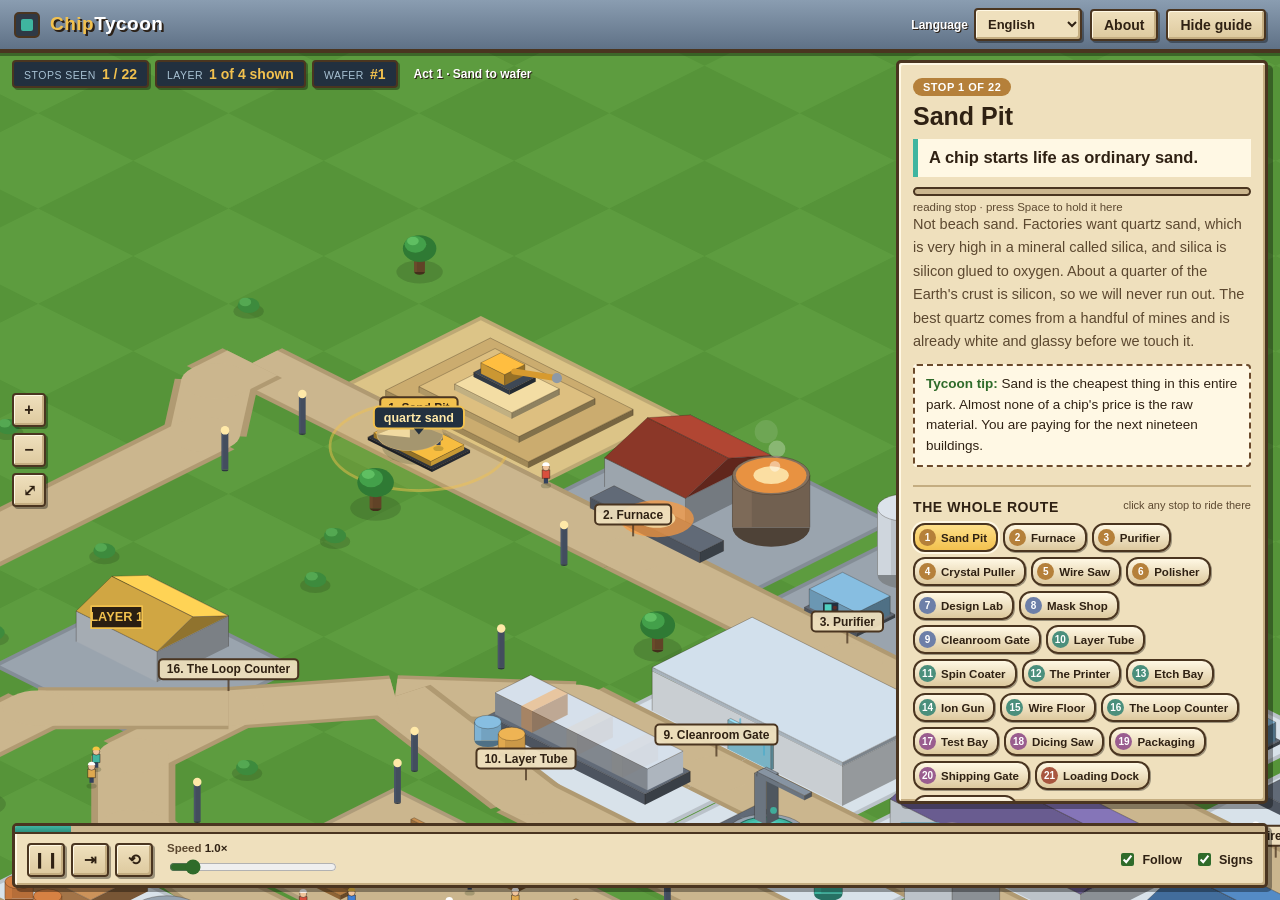
<file: index.html>
<!doctype html>
<html lang="en">
<head>
<meta charset="utf-8" />
<meta name="viewport" content="width=device-width, initial-scale=1, viewport-fit=cover" />
<title>ChipTycoon: How a Computer Chip Is Made</title>
<meta name="description" content="A guided isometric tour of a chip factory. A cart carries one wafer from a pile of sand to a finished chip, then a lorry delivers the chips to a data centre, stopping at all twenty two stages along the way." />
<link rel="stylesheet" href="css/styles.css" />
<link rel="icon" href="data:image/svg+xml,%3Csvg xmlns='http://www.w3.org/2000/svg' viewBox='0 0 32 32'%3E%3Crect width='32' height='32' rx='5' fill='%232f3945'/%3E%3Crect x='9' y='9' width='14' height='14' rx='2' fill='%233fb5a0'/%3E%3C/svg%3E" />
</head>
<body>

<canvas id="stage"></canvas>
<div id="tooltip" class="tooltip" hidden></div>

<header class="topbar">
  <div class="brand">
    <div class="logo" aria-hidden="true"></div>
    <div class="brand-text">
      <h1>Chip<span>Tycoon</span></h1>
    </div>
  </div>
  <div class="top-actions">
    <label class="language-picker" for="language-select">
      <span class="language-label" data-i18n="language.label">Language</span>
      <select id="language-select" data-i18n-aria-label="language.label" aria-label="Language">
        <option value="en">English</option>
        <option value="zh-CN">简体中文</option>
      </select>
    </label>
    <button id="btn-about" class="btn" data-i18n="actions.about">About</button>
    <button id="btn-panel" class="btn" aria-expanded="true" data-i18n="actions.hideGuide">Hide guide</button>
  </div>
</header>

<div class="hud" id="hud">
  <div class="hud-item"><span class="k" data-i18n="hud.stopsSeen">Stops seen</span><span class="v" id="ui-hudStop">0 / 22</span></div>
  <div class="hud-item"><span class="k" data-i18n="hud.layer">Layer</span><span class="v" id="ui-hudLayer">1 of 4</span></div>
  <div class="hud-item"><span class="k" data-i18n="hud.wafer">Wafer</span><span class="v" id="ui-hudBatch">#1</span></div>
  <div class="hud-note" id="ui-hudNote"></div>
</div>

<div class="zoomer">
  <button id="zoom-in" title="Zoom in" aria-label="Zoom in" data-i18n-title="zoom.in" data-i18n-aria-label="zoom.in">+</button>
  <button id="zoom-out" title="Zoom out" aria-label="Zoom out" data-i18n-title="zoom.out" data-i18n-aria-label="zoom.out">−</button>
  <button id="zoom-fit" title="Show the whole park (or double-click)" aria-label="Fit the whole park" data-i18n-title="zoom.fitTitle" data-i18n-aria-label="zoom.fitLabel">⤢</button>
</div>

<aside class="guide" id="guide">
  <!-- On a phone the guide is a bottom sheet: the head stays visible and
       everything below the handle collapses, so the park is never buried. -->
  <button class="sheet-handle" id="sheet-handle" aria-expanded="false" aria-controls="guide-more">
    <span class="grip" aria-hidden="true"></span>
    <span class="sheet-label" data-i18n="actions.readMore">Read more</span>
    <span class="sheet-caret" aria-hidden="true">▾</span>
  </button>

  <div class="stop-head">
    <div class="eyebrow">
      <span class="chip act1" id="ui-chip">Stop 1 of 22</span>
    </div>
    <h2 id="ui-name">Sand Pit</h2>
    <p class="lede" id="ui-short"></p>

    <div class="dwell" id="ui-dwell" hidden>
      <div class="track"><i id="ui-dwellBar"></i></div>
      <span id="ui-dwellHint"></span>
    </div>
  </div>

  <div class="guide-more" id="guide-more">
    <p class="body" id="ui-body"></p>
    <p class="tip" id="ui-tip"></p>

    <div class="pin-note" id="ui-pinNote" hidden>
      <span data-i18n="guide.pinned">Pinned to this stop.</span>
      <button id="btn-unpin" class="link" data-i18n="guide.followAgain">Follow the cart again</button>
    </div>

    <section class="sec">
      <h3><span data-i18n="guide.wholeRoute">The whole route</span> <span class="hint" data-i18n="guide.routeHint">click any stop to ride there</span></h3>
      <div class="stop-list" id="ui-stopList"></div>
    </section>

    <section class="sec">
      <h3 data-i18n="guide.watchingTitle">What you are watching</h3>
      <p class="fine" data-i18n="guide.watchingBody">The yellow cart carries one wafer, and the tag above it names whatever
        it is carrying right now. The cargo changes at every single stop: sand, rough silicon,
        white polysilicon, a silver crystal, a stack of slices, a mirror-flat disc, then a
        coloured layer that is coated, printed, etched, doped and wired. Each lap of the ring
        adds another plate to the stack, so you can watch the chip being built up one layer at
        a time before the saw cuts it into separate dies. At the loading dock the cart hands
        the boxed chips to a lorry, which drives them out to the data centre on the east side
        of the park. Another hall of racks lights up with every delivery, and then the lorry
        drives back to the gate and the next wafer starts.</p>
    </section>
  </div>
</aside>

<footer class="dock" id="dock">
  <div class="progress"><i id="ui-progressBar"></i></div>
  <div class="dock-row">
    <div class="group">
      <button id="btn-play" class="icon" title="Play or pause (Space)" aria-label="Play or pause (Space)" data-i18n-title="controls.play" data-i18n-aria-label="controls.play"><span id="ui-playGlyph">❙❙</span></button>
      <button id="btn-step" class="icon" title="Skip to the next stop (S)" aria-label="Skip to the next stop (S)" data-i18n-title="controls.step" data-i18n-aria-label="controls.step">⇥</button>
      <button id="btn-restart" class="icon" title="Restart the guided tour (R)" aria-label="Restart the guided tour (R)" data-i18n-title="controls.restart" data-i18n-aria-label="controls.restart">⟲</button>
    </div>

    <label class="field slider">
      <span><span data-i18n="controls.speed">Speed</span> <b id="v-speed">1.0×</b></span>
      <input id="speed" type="range" min="0.4" max="6" step="0.1" value="1" />
    </label>

    <div class="group toggles">
      <label class="toggle"><input id="follow" type="checkbox" checked /><span data-i18n="controls.follow">Follow</span></label>
      <label class="toggle"><input id="labels" type="checkbox" checked /><span data-i18n="controls.signs">Signs</span></label>
    </div>
  </div>
</footer>

<div class="modal" id="about" hidden>
  <div class="modal-card">
    <button class="modal-close" id="about-close" aria-label="Close" data-i18n-aria-label="actions.close">×</button>
    <h2 data-i18n="about.whatTitle">What this is</h2>
    <p data-i18n="about.whatBody">ChipTycoon is a working chip factory laid out as a theme park. A cart carries one
      silicon wafer along the roads and stops at each of the twenty buildings that turn
      ordinary sand into a computer chip. The cargo on the cart is the wafer itself, and it
      visibly changes at every stop, so you can always see what stage the material is at.
      Two more stops follow the chips out of the gate: they are palletised onto a lorry at
      the loading dock and delivered to the data centre, where they are racked up and
      switched on. Then the lorry drives back and the whole thing runs again.</p>

    <h2 data-i18n="about.ringTitle">Why the middle is a ring</h2>
    <p data-i18n="about.ringBody">Making a chip is not carving or assembling. It is printing. A pattern is projected
      onto the wafer with light through a photo mask, carved into a solid layer, and then the whole thing happens
      again for the next layer up. A real chip is about sixty of those layers stacked on top
      of each other, which is why the cart drives the same six buildings round and round.
      The park shows four laps and then moves on, so you are not sat there for an hour.</p>

    <h2 data-i18n="about.pacingTitle">Pacing</h2>
    <p data-i18n-html="about.pacingBody">The first time the cart reaches a stop it waits long enough for you to read that
      stop's explanation, between 10 and 22 seconds depending on how much there is to say,
      and a bar under the panel text shows how long is left. Once every stop has been
      explained there is nothing new to read, so the park speeds up to a watchable pace. The guided first pass takes about nine minutes.
      <b>Space</b> holds any stop for as long as you like, <b>S</b> skips to the next one, and
      the speed slider scales everything, reading stops included.</p>

    <h2 data-i18n="about.controlsTitle">Controls</h2>
    <ul>
      <li data-i18n-html="about.controlsKeyboard"><b>Space</b> play or pause · <b>S</b> next stop · <b>R</b> restart the tour ·
          <b>F</b> follow camera · <b>L</b> signs</li>
      <li data-i18n="about.controlsPointer">Drag to pan, scroll to zoom, double-click to see the whole park.</li>
      <li data-i18n="about.controlsStops">Click any building for its explanation, or pick a stop from the list in the guide
          to ride straight there.</li>
    </ul>

    <h2 data-i18n="about.accuracyTitle">How accurate is it</h2>
    <p data-i18n="about.accuracyBody">The order of the stages, and what each one physically does, is real: quartz sand,
      carbon reduction, the Siemens purification, Czochralski crystal growth, wire sawing,
      polishing, mask making, deposition, photoresist, exposure, develop and etch, ion
      implantation, copper damascene wiring, wafer probe, dicing, packaging, final sort,
      and the trays going out on a lorry to the machines that run on them.
      The numbers quoted are typical rather than exact, since they vary enormously between
      products. Scaled down for the sake of the ride: four laps instead of about sixty, one
      wafer instead of a lot moving in parallel, and a park you can walk across in a minute
      instead of a building the size of several football pitches.</p>
    <p class="fine" data-i18n="about.technical">No build step, no dependencies, no network calls. Every shape on screen
      is drawn from plain polygons in a canvas.</p>
  </div>
</div>

<script src="js/i18n.js"></script>
<script src="js/locales/zh-CN.js"></script>
<script src="js/iso.js"></script>
<script src="js/park.js"></script>
<script src="js/tour.js"></script>
<script src="js/render.js"></script>
<script src="js/ui.js"></script>
<script src="js/main.js"></script>
</body>
</html>
</file>
<file: css/styles.css>
/* ChipTycoon: park management chrome over a full screen canvas.
   Chunky bevels, wooden borders, gold signage. */

:root {
  --wood:       #6b4a2b;
  --wood-dark:  #4a3520;
  --panel:      #efe0bd;
  --panel-mid:  #ddc99e;
  --panel-dark: #c4ad81;
  --ink:        #2f2113;
  --ink-soft:   #5c4830;
  --gold:       #f2c14e;
  --steel:      #8a9db1;
  --steel-dark: #5f7186;
  --green:      #2f6b2a;
  --teal:       #3fb5a0;
  --shadow:     rgba(0, 0, 0, 0.35);
  --act1: #b5803a;
  --act2: #6d7fa8;
  --act3: #4a8f7c;
  --act4: #9a5d8f;
  --act5: #a8563f;
}

* { box-sizing: border-box; }

html, body {
  margin: 0; height: 100%; overflow: hidden;
  font-family: "Trebuchet MS", "Segoe UI", "PingFang SC", "Microsoft YaHei", "Noto Sans CJK SC", Verdana, sans-serif;
  color: var(--ink);
  background: #3f6b2c;
  -webkit-text-size-adjust: 100%;
}

#stage { position: fixed; inset: 0; display: block; cursor: grab; touch-action: none; }
#stage.dragging { cursor: grabbing; }

/* ---------- shared panel look ---------- */

.panelish {
  background: var(--panel);
  border: 3px solid var(--wood-dark);
  border-radius: 5px;
  box-shadow: inset 2px 2px 0 #fff8e4, inset -2px -2px 0 var(--panel-dark), 4px 4px 0 var(--shadow);
}

.btn, .icon, .zoomer button {
  font: inherit;
  font-weight: bold;
  font-size: 14px;
  color: var(--ink);
  cursor: pointer;
  padding: 6px 12px;
  background: linear-gradient(var(--panel), var(--panel-mid));
  border: 2px solid var(--wood-dark);
  border-radius: 4px;
  box-shadow: inset 1px 1px 0 #fff8e4, inset -2px -2px 0 var(--panel-dark), 2px 2px 0 var(--shadow);
}
.btn:hover, .icon:hover, .zoomer button:hover { background: linear-gradient(#fff3d2, var(--panel)); }
.btn:active, .icon:active, .zoomer button:active {
  transform: translate(2px, 2px);
  box-shadow: inset 2px 2px 0 var(--panel-dark);
}

/* ---------- topbar ---------- */

.topbar {
  position: fixed; top: 0; left: 0; right: 0; z-index: 30;
  display: flex; align-items: center; gap: 12px;
  padding: 8px 14px;
  background: linear-gradient(#8a9db1, #5f7186);
  border-bottom: 4px solid var(--wood-dark);
  box-shadow: 0 3px 0 var(--shadow);
}

.brand { display: flex; align-items: center; gap: 10px; margin-right: auto; min-width: 0; }
.logo {
  width: 26px; height: 26px; flex: none;
  background: #2f3945;
  border: 2px solid var(--wood-dark);
  border-radius: 5px;
  position: relative;
}
.logo::after {
  content: ""; position: absolute; inset: 5px;
  background: var(--teal); border-radius: 2px;
}
.brand-text { min-width: 0; }
.brand-text h1 {
  margin: 0; font-size: 19px; letter-spacing: 0.5px; line-height: 1.1;
  color: var(--gold); text-shadow: 2px 2px 0 #2b2016;
}
.brand-text h1 span { color: #fff; }
.brand-text p {
  margin: 1px 0 0; font-size: 12px; color: #eaf1f7;
  text-shadow: 1px 1px 0 #2b2016;
  white-space: nowrap; overflow: hidden; text-overflow: ellipsis;
}
.top-actions { display: flex; align-items: center; gap: 8px; flex: none; }
.language-picker {
  display: flex; align-items: center; gap: 6px;
  color: #fff; font-size: 12px; font-weight: bold;
  text-shadow: 1px 1px 0 #2b2016;
}
.language-picker select {
  min-width: 92px; padding: 6px 24px 6px 8px;
  font: inherit; font-size: 13px; font-weight: bold; color: var(--ink);
  text-shadow: none;
  background: var(--panel);
  border: 2px solid var(--wood-dark); border-radius: 4px;
  box-shadow: inset 1px 1px 0 #fff8e4, inset -2px -2px 0 var(--panel-dark), 2px 2px 0 var(--shadow);
  cursor: pointer;
}
.language-picker select:focus-visible { outline: 3px solid var(--gold); outline-offset: 2px; }

/* ---------- HUD ---------- */

.hud {
  position: fixed; z-index: 20;
  top: 60px; left: 12px;
  display: flex; flex-wrap: wrap; gap: 6px; align-items: center;
  max-width: min(560px, calc(100vw - 24px));
}
.hud-item {
  display: flex; align-items: baseline; gap: 6px;
  padding: 4px 10px;
  background: #22303f;
  border: 2px solid var(--wood-dark);
  border-radius: 4px;
  box-shadow: 2px 2px 0 var(--shadow);
}
.hud-item .k { font-size: 10.5px; letter-spacing: 0.5px; text-transform: uppercase; color: #a8c2d4; }
.hud-item .v { font-size: 14px; font-weight: bold; color: var(--gold); }
.hud-note {
  padding: 4px 10px; font-size: 12px; font-weight: bold;
  color: #fff; text-shadow: 1px 1px 0 #2b2016;
}

/* ---------- zoom ---------- */

.zoomer {
  position: fixed; z-index: 20; left: 12px; top: 50%; transform: translateY(-50%);
  display: flex; flex-direction: column; gap: 6px;
}
.zoomer button { width: 34px; height: 34px; padding: 0; font-size: 16px; }

/* ---------- the guide panel ---------- */

.guide {
  position: fixed; z-index: 25; top: 60px; right: 12px; bottom: 96px;
  width: 372px; max-width: calc(100vw - 24px);
  overflow-y: auto;
  padding: 14px;
  background: var(--panel);
  border: 3px solid var(--wood-dark);
  border-radius: 5px;
  box-shadow: inset 2px 2px 0 #fff8e4, inset -2px -2px 0 var(--panel-dark), 5px 5px 0 var(--shadow);
}
.guide.hidden { display: none; }

.eyebrow { margin-bottom: 6px; }
.chip {
  display: inline-block; font-size: 11px; font-weight: bold;
  letter-spacing: 0.5px; text-transform: uppercase;
  padding: 3px 10px; border-radius: 11px; color: #fff;
  background: var(--steel-dark);
}
.chip.act1 { background: var(--act1); }
.chip.act2 { background: var(--act2); }
.chip.act3 { background: var(--act3); }
.chip.act4 { background: var(--act4); }
.chip.act5 { background: var(--act5); }

.guide h2 { margin: 2px 0 8px; font-size: 25px; line-height: 1.15; }
.lede {
  margin: 0 0 10px; font-size: 16.5px; font-weight: bold; line-height: 1.45;
  background: #fff8e4; border-left: 5px solid var(--teal); padding: 7px 11px;
}
.body { margin: 0 0 10px; font-size: 14.5px; line-height: 1.62; color: var(--ink-soft); }
.tip {
  margin: 0; font-size: 13.5px; line-height: 1.55;
  background: #fff8e4; border: 2px dashed var(--wood);
  border-radius: 4px; padding: 8px 11px;
}
.tip b { color: var(--green); }

.dwell { margin: 10px 0 0; }
.dwell .track {
  height: 9px; overflow: hidden;
  background: #cbb68e;
  border: 2px solid var(--wood-dark); border-radius: 5px;
}
.dwell i {
  display: block; height: 100%; width: 0%;
  background: linear-gradient(var(--gold), #d9a52f);
  transition: width 0.12s linear;
}
.dwell span { display: block; margin-top: 5px; font-size: 11.5px; color: var(--ink-soft); }

.pin-note {
  margin-top: 10px; font-size: 12.5px; font-weight: bold;
  background: #fff8e4; border: 2px solid var(--wood-dark);
  border-radius: 4px; padding: 7px 10px;
}
.link {
  font: inherit; font-size: 12.5px; font-weight: bold;
  color: #1d5f9c; background: none; border: 0; padding: 0;
  cursor: pointer; text-decoration: underline;
}

.sec { margin-top: 18px; border-top: 2px solid var(--panel-dark); padding-top: 12px; }
.sec h3 { margin: 0 0 8px; font-size: 14px; text-transform: uppercase; letter-spacing: 0.6px; }
.sec h3 .hint {
  float: right; font-size: 11px; font-weight: normal;
  text-transform: none; letter-spacing: 0; color: var(--ink-soft);
}
.fine { margin: 0; font-size: 12.5px; line-height: 1.6; color: var(--ink-soft); }

.stop-list { display: flex; flex-wrap: wrap; gap: 5px; }
.stop-chip {
  display: flex; align-items: center; gap: 5px;
  font: inherit; font-size: 11.5px; font-weight: bold;
  padding: 4px 9px 4px 4px; cursor: pointer;
  color: var(--ink);
  background: linear-gradient(#fff8e4, var(--panel-mid));
  border: 2px solid var(--wood-dark); border-radius: 12px;
  box-shadow: 1px 1px 0 var(--shadow);
}
.stop-chip i {
  display: grid; place-items: center;
  width: 17px; height: 17px; flex: none;
  font-style: normal; font-size: 10px; color: #fff;
  background: var(--steel-dark); border-radius: 50%;
}
.stop-chip.act1 i { background: var(--act1); }
.stop-chip.act2 i { background: var(--act2); }
.stop-chip.act3 i { background: var(--act3); }
.stop-chip.act4 i { background: var(--act4); }
.stop-chip.act5 i { background: var(--act5); }
.stop-chip.seen { background: linear-gradient(#eef7e6, #cfe4bd); }
.stop-chip.on {
  background: linear-gradient(#ffe08a, var(--gold));
  box-shadow: 0 0 0 2px #fff8e4, 1px 1px 0 var(--shadow);
}
.stop-chip:hover { background: linear-gradient(#fffdf2, #ffeec4); }

/* ---------- dock ---------- */

.dock {
  position: fixed; z-index: 26; left: 12px; right: 12px; bottom: 12px;
  padding: 0 0 8px;
  background: var(--panel);
  border: 3px solid var(--wood-dark);
  border-radius: 5px;
  box-shadow: inset 2px 2px 0 #fff8e4, inset -2px -2px 0 var(--panel-dark), 4px 4px 0 var(--shadow);
  overflow: hidden;
}
.progress { height: 8px; background: #cbb68e; border-bottom: 2px solid var(--wood-dark); }
.progress i {
  display: block; height: 100%; width: 0%;
  background: linear-gradient(var(--teal), #2c8f7e);
  transition: width 0.25s linear;
}
.dock-row {
  display: flex; align-items: center; gap: 14px; flex-wrap: wrap;
  padding: 8px 12px 0;
}
.group { display: flex; gap: 6px; align-items: center; }
.icon { width: 38px; height: 34px; padding: 0; font-size: 15px; }

.field { display: flex; flex-direction: column; gap: 3px; min-width: 168px; }
.field span { font-size: 11.5px; font-weight: bold; color: var(--ink-soft); }
.field b { color: var(--ink); }
input[type="range"] { width: 100%; accent-color: var(--green); }

.toggles { margin-left: auto; gap: 12px; }
.toggle { display: flex; align-items: center; gap: 5px; font-size: 12.5px; font-weight: bold; cursor: pointer; }
.toggle input { accent-color: var(--green); }

/* ---------- tooltip ---------- */

.tooltip {
  position: fixed; z-index: 40; pointer-events: none;
  max-width: 260px; padding: 7px 10px;
  font-size: 12.5px; line-height: 1.45;
  background: var(--panel);
  border: 2px solid var(--wood-dark); border-radius: 4px;
  box-shadow: 3px 3px 0 var(--shadow);
}
.tooltip b { display: block; font-size: 13.5px; margin-bottom: 2px; }

/* ---------- about ---------- */

.modal {
  position: fixed; inset: 0; z-index: 60;
  display: grid; place-items: center;
  padding: 20px; background: rgba(20, 30, 14, 0.6);
}
.modal[hidden] { display: none; }
.modal-card {
  position: relative;
  max-width: 660px; max-height: 84vh; overflow-y: auto;
  padding: 22px 26px;
  background: var(--panel);
  border: 3px solid var(--wood-dark); border-radius: 6px;
  box-shadow: inset 2px 2px 0 #fff8e4, 6px 6px 0 var(--shadow);
}
.modal-card h2 { margin: 18px 0 8px; font-size: 20px; }
.modal-card h2:first-of-type { margin-top: 0; }
.modal-card p, .modal-card li { font-size: 14.5px; line-height: 1.62; color: var(--ink-soft); }
.modal-card ul { margin: 0 0 10px; padding-left: 20px; }
.modal-close {
  position: absolute; top: 10px; right: 12px;
  width: 30px; height: 30px; padding: 0;
  font: inherit; font-size: 18px; font-weight: bold; cursor: pointer;
  background: linear-gradient(var(--panel), var(--panel-mid));
  border: 2px solid var(--wood-dark); border-radius: 4px;
}

/* ---------- the bottom sheet handle (phones only) ---------- */

.sheet-handle { display: none; }
.guide-more { display: block; }

/* ---------- narrow screens ---------- */

/* --dock-h and --hud-h are written by main.js from the measured chrome, so the
   sheet sits exactly on the dock however the controls happen to wrap. */
@media (max-width: 900px) {
  .topbar { padding: 6px 10px; }
  .brand-text p { display: none; }
  .brand-text h1 { font-size: 17px; }
  .logo { width: 22px; height: 22px; }
  .btn { padding: 5px 10px; font-size: 13px; }

  .hud { top: var(--hud-top, 48px); left: 8px; gap: 5px; }
  .hud-item { padding: 3px 8px; }
  .hud-item .k { font-size: 9.5px; }
  .hud-item .v { font-size: 12.5px; }
  .hud-note { width: 100%; padding: 2px 4px; font-size: 11px; }

  .zoomer {
    top: calc(var(--hud-h, 108px) + 4px); bottom: auto; transform: none;
    left: 8px; flex-direction: row;
  }
  .zoomer button { width: 32px; height: 32px; }

  /* the guide becomes a sheet pinned above the dock */
  .guide {
    top: auto; left: 8px; right: 8px;
    bottom: var(--dock-h, 82px);
    width: auto; max-height: 38vh;
    padding: 0 12px 12px;
    overscroll-behavior: contain;
  }
  .guide h2 { font-size: 20px; margin-bottom: 6px; }
  .lede { font-size: 14.5px; padding: 6px 9px; margin-bottom: 8px; }
  .body { font-size: 13.5px; }
  .tip { font-size: 12.5px; }

  /* collapsed by default: the head is enough to follow the tour */
  .guide-more { display: none; }
  .guide.open { max-height: 62vh; }
  .guide.open .guide-more { display: block; }

  /* a long lede must not grow the collapsed sheet without limit */
  .guide:not(.open) .lede {
    display: -webkit-box; -webkit-line-clamp: 3; -webkit-box-orient: vertical;
    overflow: hidden;
  }

  .sheet-handle {
    display: flex; align-items: center; gap: 8px;
    position: sticky; top: 0; z-index: 2;
    width: calc(100% + 24px); margin: 0 -12px 2px;
    padding: 9px 12px;
    font: inherit; font-size: 12.5px; font-weight: bold;
    color: var(--ink-soft); cursor: pointer;
    background: var(--panel);
    border: 0; border-bottom: 2px solid var(--panel-dark);
  }
  .sheet-handle .grip {
    width: 34px; height: 4px; border-radius: 2px;
    background: var(--panel-dark);
  }
  .sheet-handle .sheet-caret { margin-left: auto; font-size: 14px; }
  .guide.open .sheet-handle .sheet-caret { transform: rotate(180deg); }

  .dock { left: 8px; right: 8px; bottom: 8px; }
  .dock-row { gap: 10px; padding: 7px 10px 0; }
  .icon { width: 36px; height: 32px; font-size: 14px; }
  .field { min-width: 0; flex: 1 1 90px; }
  .field span { font-size: 10.5px; }
  .toggles { margin-left: 0; gap: 10px; }
  .toggle { font-size: 12px; }
}

@media (max-width: 560px) {
  .language-label { display: none; }
}

@media (max-width: 430px) {
  .topbar { gap: 6px; padding-left: 8px; padding-right: 8px; }
  .top-actions { gap: 4px; }
  .top-actions .btn { padding: 4px 7px; font-size: 12px; }
  .language-label { display: none; }
  .language-picker select {
    min-width: 0; width: 92px; padding: 4px 18px 4px 5px; font-size: 12px;
  }
  .guide { max-height: 34vh; }
  .guide.open { max-height: 58vh; }
  .guide h2 { font-size: 18px; }
  .lede { font-size: 13.5px; }
  .hud-item:nth-child(3) { display: none; }   /* wafer number is the least useful */
  .toggles { width: 100%; justify-content: space-between; }
}

@media (max-width: 380px) {
  .brand-text { display: none; }
  .brand { gap: 0; }
}

/* Short and wide, which is any phone held sideways. A bottom sheet would eat
   the whole map, so the guide goes back to being a column down the side. */
@media (max-height: 560px) and (min-width: 620px) {
  .guide {
    top: var(--hud-h, 96px); bottom: var(--dock-h, 76px);
    left: auto; right: 8px; width: 300px; max-height: none;
    padding: 12px;
  }
  .guide.open { max-height: none; }
  .guide-more { display: block; }
  .sheet-handle { display: none; }
  .zoomer {
    top: auto; bottom: calc(var(--dock-h, 76px) + 8px);
    left: 8px; flex-direction: column;
  }
  .guide:not(.open) .lede { display: block; overflow: visible; }
}
</file>
